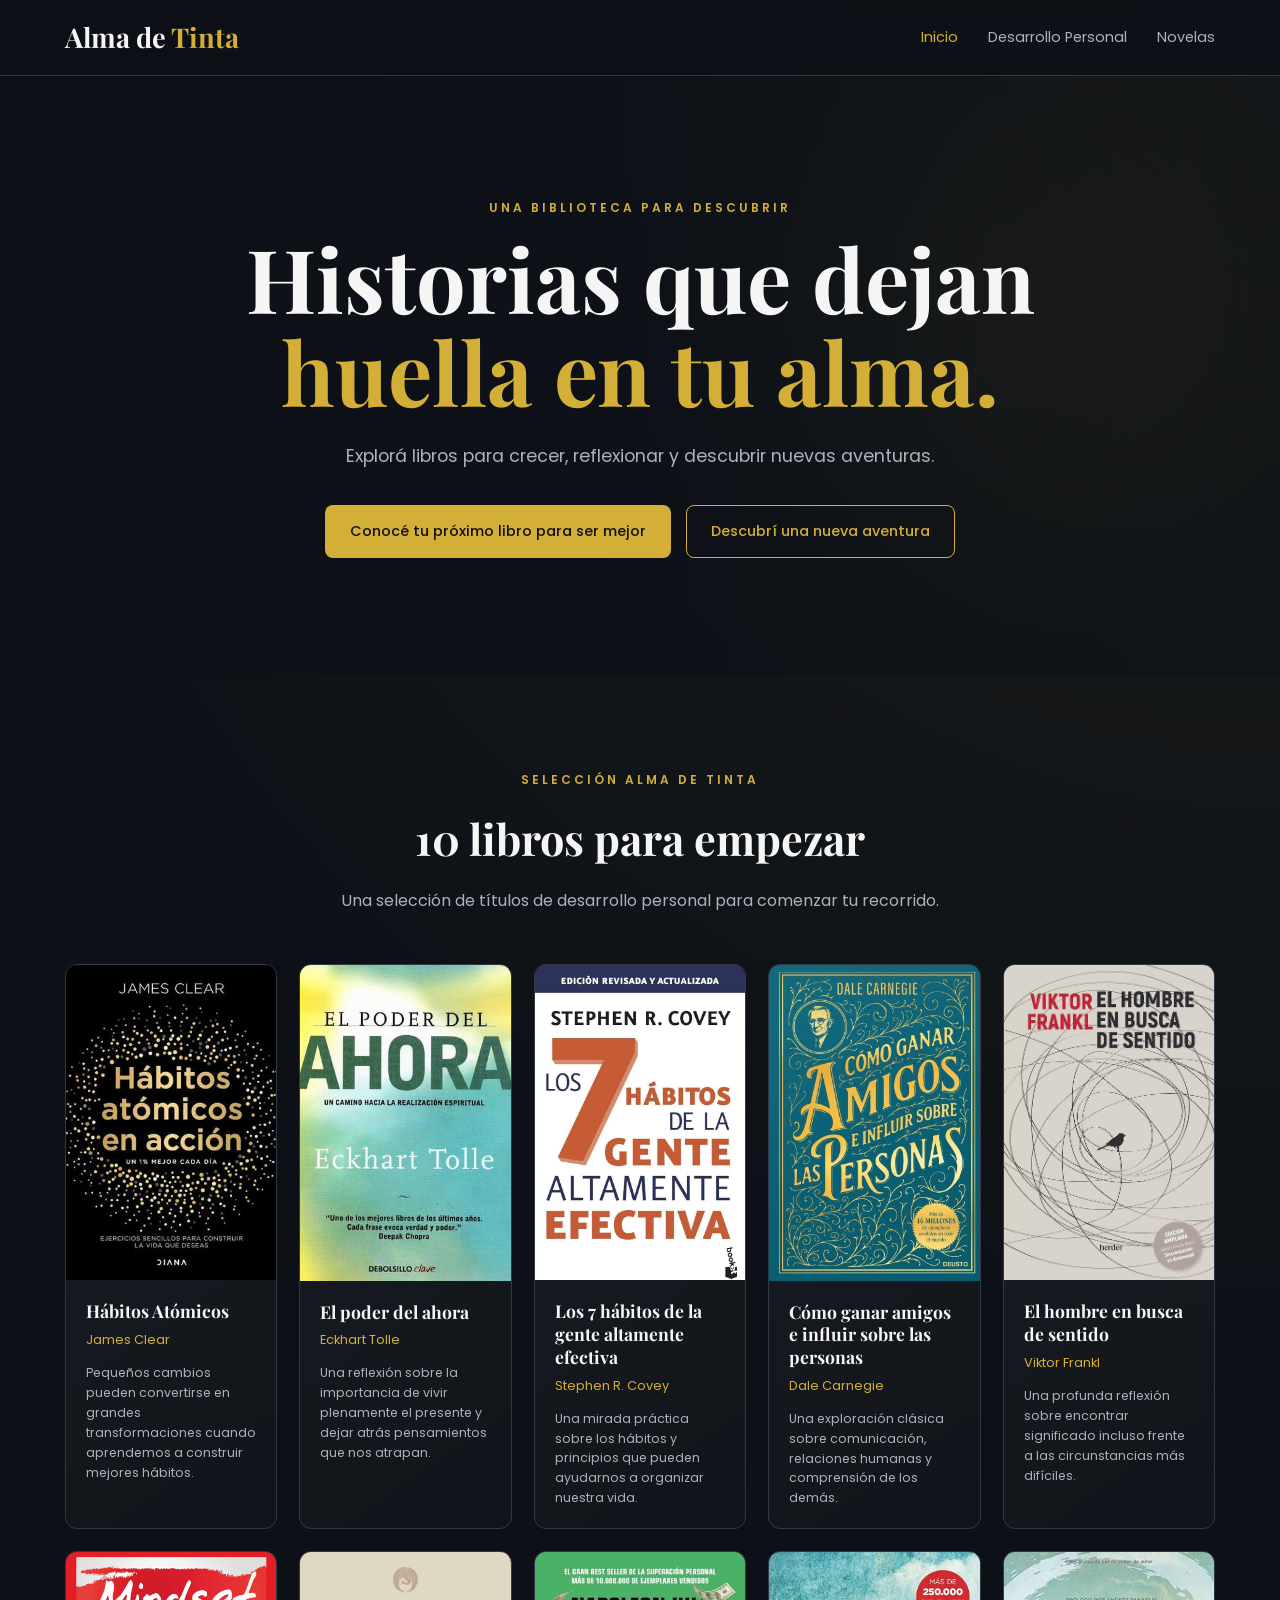
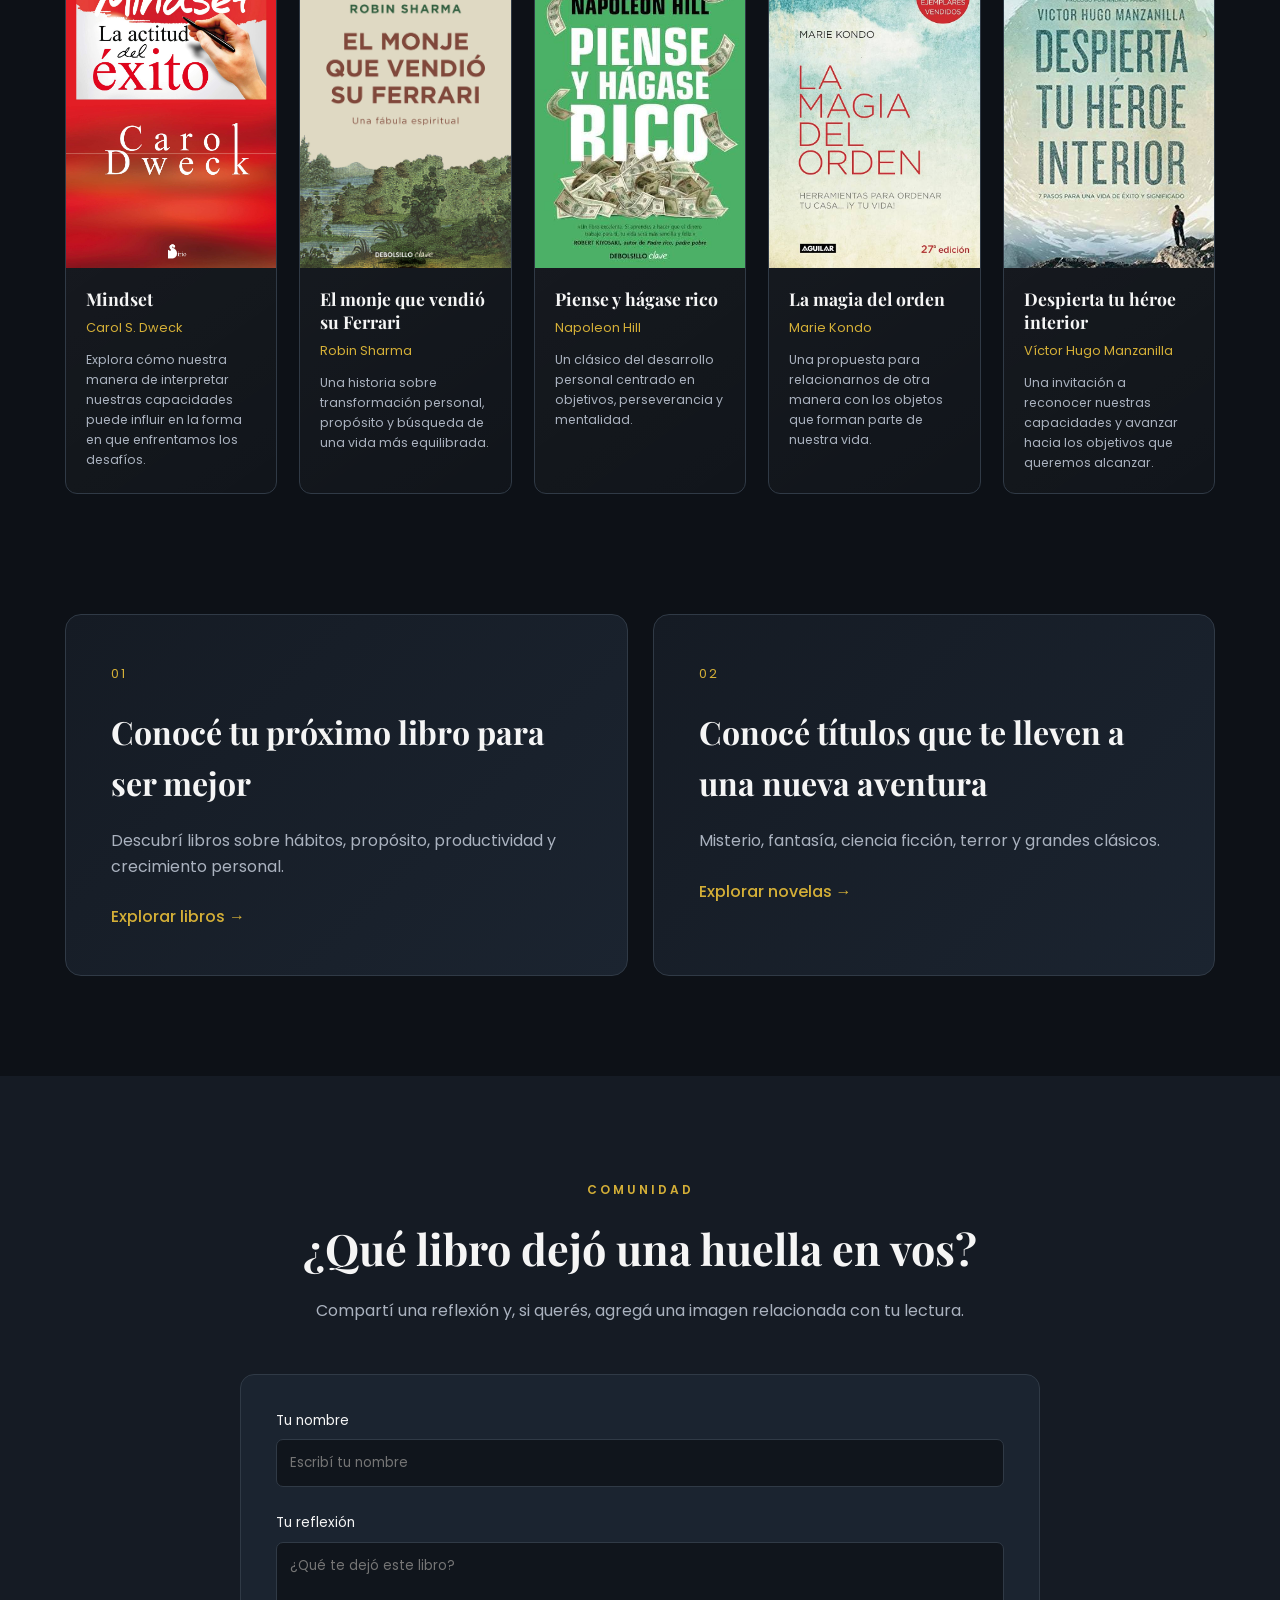
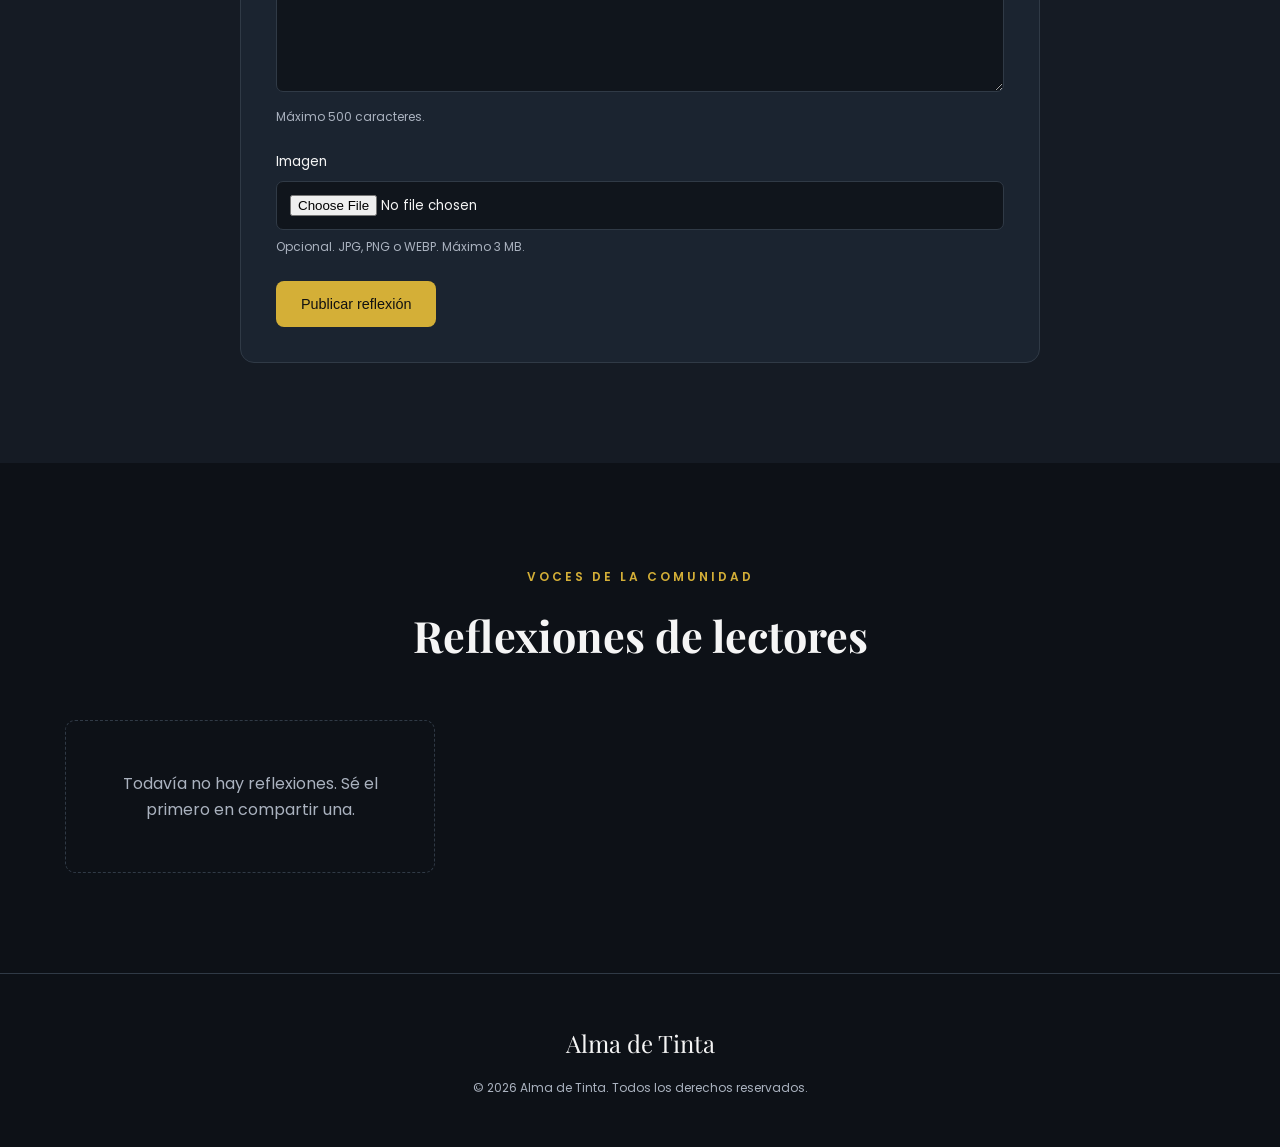
<file: index.html>
<!DOCTYPE html>
<html lang="es">
<head>
    <meta charset="UTF-8">
    <meta name="viewport" content="width=device-width, initial-scale=1.0">
    <title>Alma de Tinta | Inicio</title>

    <!-- Fuentes de Google Fonts necesarias para el CSS -->
    <link rel="preconnect" href="https://fonts.googleapis.com">
    <link rel="preconnect" href="https://fonts.gstatic.com" crossorigin>
    <link href="https://fonts.googleapis.com/css2?family=Playfair+Display:wght@700&family=Poppins:wght@400;500;600&display=swap" rel="stylesheet">

    <link rel="stylesheet" href="css/style.css">
</head>
<body>

    <header class="header">
        <div class="container navbar">
            <a href="index.html" class="logo">Alma de <span>Tinta</span></a>
            <nav>
                <a href="index.html" class="active">Inicio</a>
                <a href="desarrollo.html">Desarrollo Personal</a>
                <a href="novelas.html">Novelas</a>
            </nav>
        </div>
    </header>

    <main>
        <section class="hero">
            <div class="hero-content">
                <span class="eyebrow">UNA BIBLIOTECA PARA DESCUBRIR</span>
                <h1>Historias que dejan <span>huella en tu alma.</span></h1>
                <p>Explorá libros para crecer, reflexionar y descubrir nuevas aventuras.</p>
                <div class="hero-buttons">
                    <a href="desarrollo.html" class="btn btn-primary">Conocé tu próximo libro para ser mejor</a>
                    <a href="novelas.html" class="btn btn-secondary">Descubrí una nueva aventura</a>
                </div>
            </div>
        </section>

        <!-- SECCIÓN DE 10 LIBROS DE SELECCIÓN -->
        <section class="section">
            <div class="container">
                <div class="section-heading">
                    <span class="eyebrow">SELECCIÓN ALMA DE TINTA</span>
                    <h2>10 libros para empezar</h2>
                    <p>Una selección de títulos de desarrollo personal para comenzar tu recorrido.</p>
                </div>
                <div class="book-grid">
                    <article class="book-card">
                        <div class="book-cover">
                            <img src="img/portadas/habitos-atomicos.jpg" alt="Hábitos Atómicos" onerror="this.src='https://placehold.co/400x600/1B2430/D4AF37?text=Portada';">
                        </div>
                        <div class="book-info">
                            <h3>Hábitos Atómicos</h3>
                            <p class="author">James Clear</p>
                            <p class="description">Pequeños cambios pueden convertirse en grandes transformaciones cuando aprendemos a construir mejores hábitos.</p>
                        </div>
                    </article>

                    <article class="book-card">
                        <div class="book-cover">
                            <img src="img/portadas/poder-del-ahora.jpg" alt="El poder del ahora" onerror="this.src='https://placehold.co/400x600/1B2430/D4AF37?text=Portada';">
                        </div>
                        <div class="book-info">
                            <h3>El poder del ahora</h3>
                            <p class="author">Eckhart Tolle</p>
                            <p class="description">Una reflexión sobre la importancia de vivir plenamente el presente y dejar atrás pensamientos que nos atrapan.</p>
                        </div>
                    </article>

                    <article class="book-card">
                        <div class="book-cover">
                            <img src="img/portadas/7-habitos.jpg" alt="Los 7 hábitos de la gente highly efectiva" onerror="this.src='https://placehold.co/400x600/1B2430/D4AF37?text=Portada';">
                        </div>
                        <div class="book-info">
                            <h3>Los 7 hábitos de la gente altamente efectiva</h3>
                            <p class="author">Stephen R. Covey</p>
                            <p class="description">Una mirada práctica sobre los hábitos y principios que pueden ayudarnos a organizar nuestra vida.</p>
                        </div>
                    </article>

                    <article class="book-card">
                        <div class="book-cover">
                            <img src="img/portadas/como-ganar-amigos.jpg" alt="Cómo ganar amigos e influir sobre las personas" onerror="this.src='https://placehold.co/400x600/1B2430/D4AF37?text=Portada';">
                        </div>
                        <div class="book-info">
                            <h3>Cómo ganar amigos e influir sobre las personas</h3>
                            <p class="author">Dale Carnegie</p>
                            <p class="description">Una exploración clásica sobre comunicación, relaciones humanas y comprensión de los demás.</p>
                        </div>
                    </article>

                    <article class="book-card">
                        <div class="book-cover">
                            <img src="img/portadas/hombre-busca-sentido.jpg" alt="El hombre en busca de sentido" onerror="this.src='https://placehold.co/400x600/1B2430/D4AF37?text=Portada';">
                        </div>
                        <div class="book-info">
                            <h3>El hombre en busca de sentido</h3>
                            <p class="author">Viktor Frankl</p>
                            <p class="description">Una profunda reflexión sobre encontrar significado incluso frente a las circunstancias más difíciles.</p>
                        </div>
                    </article>

                    <article class="book-card">
                        <div class="book-cover">
                            <img src="img/portadas/mindset.jpg" alt="Mindset" onerror="this.src='https://placehold.co/400x600/1B2430/D4AF37?text=Portada';">
                        </div>
                        <div class="book-info">
                            <h3>Mindset</h3>
                            <p class="author">Carol S. Dweck</p>
                            <p class="description">Explora cómo nuestra manera de interpretar nuestras capacidades puede influir en la forma en que enfrentamos los desafíos.</p>
                        </div>
                    </article>

                    <article class="book-card">
                        <div class="book-cover">
                            <img src="img/portadas/monje-ferrari.jpg" alt="El monje que vendió su Ferrari" onerror="this.src='https://placehold.co/400x600/1B2430/D4AF37?text=Portada';">
                        </div>
                        <div class="book-info">
                            <h3>El monje que vendió su Ferrari</h3>
                            <p class="author">Robin Sharma</p>
                            <p class="description">Una historia sobre transformación personal, propósito y búsqueda de una vida más equilibrada.</p>
                        </div>
                    </article>

                    <article class="book-card">
                        <div class="book-cover">
                            <img src="img/portadas/piense-hagase-rico.jpg" alt="Piense y hágase rico" onerror="this.src='https://placehold.co/400x600/1B2430/D4AF37?text=Portada';">
                        </div>
                        <div class="book-info">
                            <h3>Piense y hágase rico</h3>
                            <p class="author">Napoleon Hill</p>
                            <p class="description">Un clásico del desarrollo personal centrado en objetivos, perseverancia y mentalidad.</p>
                        </div>
                    </article>

                    <article class="book-card">
                        <div class="book-cover">
                            <img src="img/portadas/magia-del-orden.jpg" alt="La magia del orden" onerror="this.src='https://placehold.co/400x600/1B2430/D4AF37?text=Portada';">
                        </div>
                        <div class="book-info">
                            <h3>La magia del orden</h3>
                            <p class="author">Marie Kondo</p>
                            <p class="description">Una propuesta para relacionarnos de otra manera con los objetos que forman parte de nuestra vida.</p>
                        </div>
                    </article>

                    <article class="book-card">
                        <div class="book-cover">
                            <img src="img/portadas/heroe-interior.jpg" alt="Despierta tu héroe interior" onerror="this.src='https://placehold.co/400x600/1B2430/D4AF37?text=Portada';">
                        </div>
                        <div class="book-info">
                            <h3>Despierta tu héroe interior</h3>
                            <p class="author">Víctor Hugo Manzanilla</p>
                            <p class="description">Una invitación a reconocer nuestras capacidades y avanzar hacia los objetivos que queremos alcanzar.</p>
                        </div>
                    </article>
                </div>
            </div>
        </section>

        <section class="discover-section">
            <div class="container">
                <div class="discover-grid">
                    <a href="desarrollo.html" class="discover-card">
                        <span class="discover-number">01</span>
                        <h2>Conocé tu próximo libro para ser mejor</h2>
                        <p>Descubrí libros sobre hábitos, propósito, productividad y crecimiento personal.</p>
                        <span class="discover-link">Explorar libros &rarr;</span>
                    </a>
                    <a href="novelas.html" class="discover-card">
                        <span class="discover-number">02</span>
                        <h2>Conocé títulos que te lleven a una nueva aventura</h2>
                        <p>Misterio, fantasía, ciencia ficción, terror y grandes clásicos.</p>
                        <span class="discover-link">Explorar novelas &rarr;</span>
                    </a>
                </div>
            </div>
        </section>

        <!-- FORMULARIO DE COMENTARIOS -->
        <section class="comments-section">
            <div class="container narrow">
                <div class="section-heading">
                    <span class="eyebrow">COMUNIDAD</span>
                    <h2>¿Qué libro dejó una huella en vos?</h2>
                    <p>Compartí una reflexión y, si querés, agregá una imagen relacionada con tu lectura.</p>
                </div>
                <form class="comment-form" id="commentForm">
                    <div class="form-group">
                        <label for="nombre">Tu nombre</label>
                        <input type="text" id="nombre" name="nombre" maxlength="50" required placeholder="Escribí tu nombre">
                    </div>
                    <div class="form-group">
                        <label for="comentario">Tu reflexión</label>
                        <textarea id="comentario" name="comentario" maxlength="500" required placeholder="¿Qué te dejó este libro?"></textarea>
                        <small>Máximo 500 caracteres.</small>
                    </div>
                    <div class="form-group">
                        <label for="imagen">Imagen</label>
                        <input type="file" id="imagen" name="imagen" accept="image/jpeg,image/png,image/webp">
                        <small>Opcional. JPG, PNG o WEBP. Máximo 3 MB.</small>
                    </div>
                    <button type="submit" class="btn btn-primary">Publicar reflexión</button>
                </form>
            </div>
        </section>

        <!-- CONTENEDOR DE REFLEXIONES PUBLICADAS -->
        <section class="published-comments">
            <div class="container">
                <div class="section-heading">
                    <span class="eyebrow">VOCES DE LA COMUNIDAD</span>
                    <h2>Reflexiones de lectores</h2>
                </div>
                <div class="comments-grid" id="commentsGrid">
                    <div class="empty-comments" id="emptyComments">
                        Todavía no hay reflexiones. Sé el primero en compartir una.
                    </div>
                </div>
            </div>
        </section>
    </main>

    <footer class="footer">
        <div class="container">
            <p class="footer-logo">Alma de Tinta</p>
            <p class="copyright">&copy; 2026 Alma de Tinta. Todos los derechos reservados.</p>
        </div>
    </footer>

    <!-- VINCULACIÓN CON EL SCRIPT -->
    <script src="js/comentarios.js"></script>
</body>
</html>
</file>
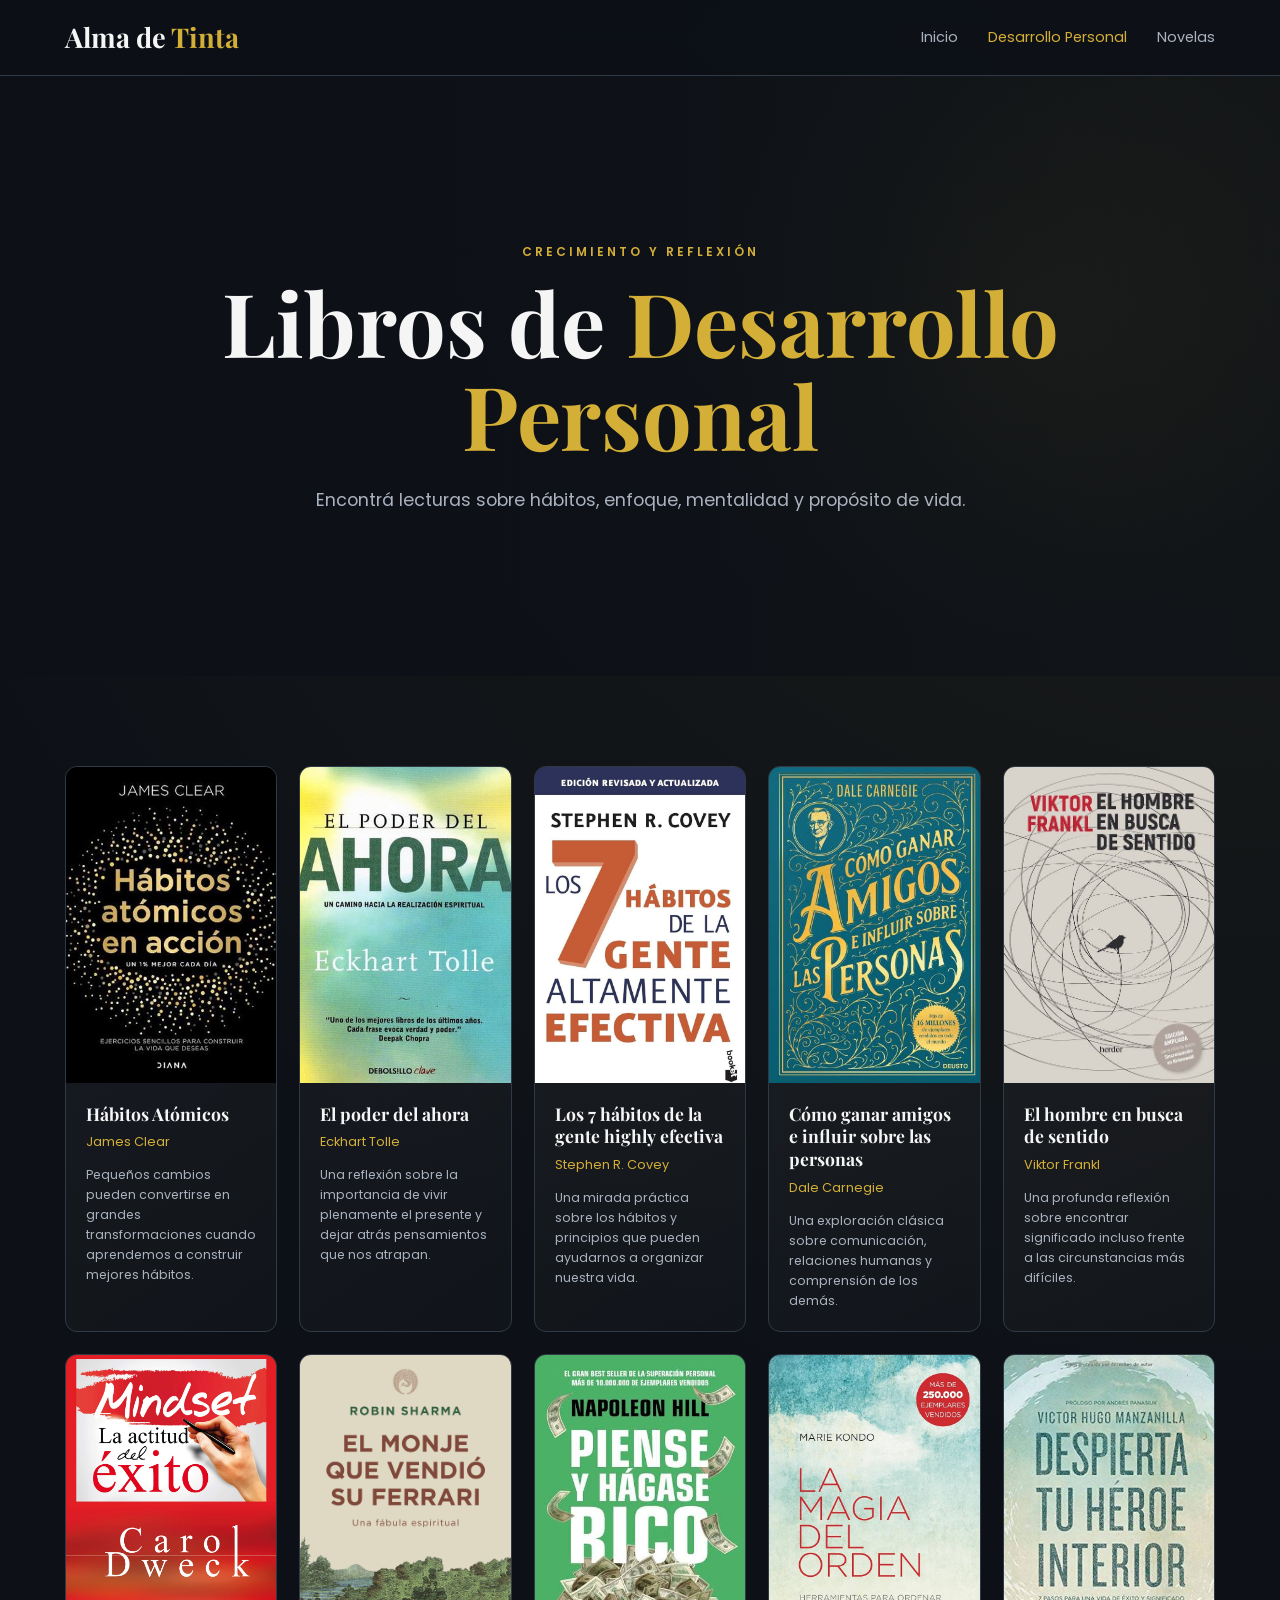
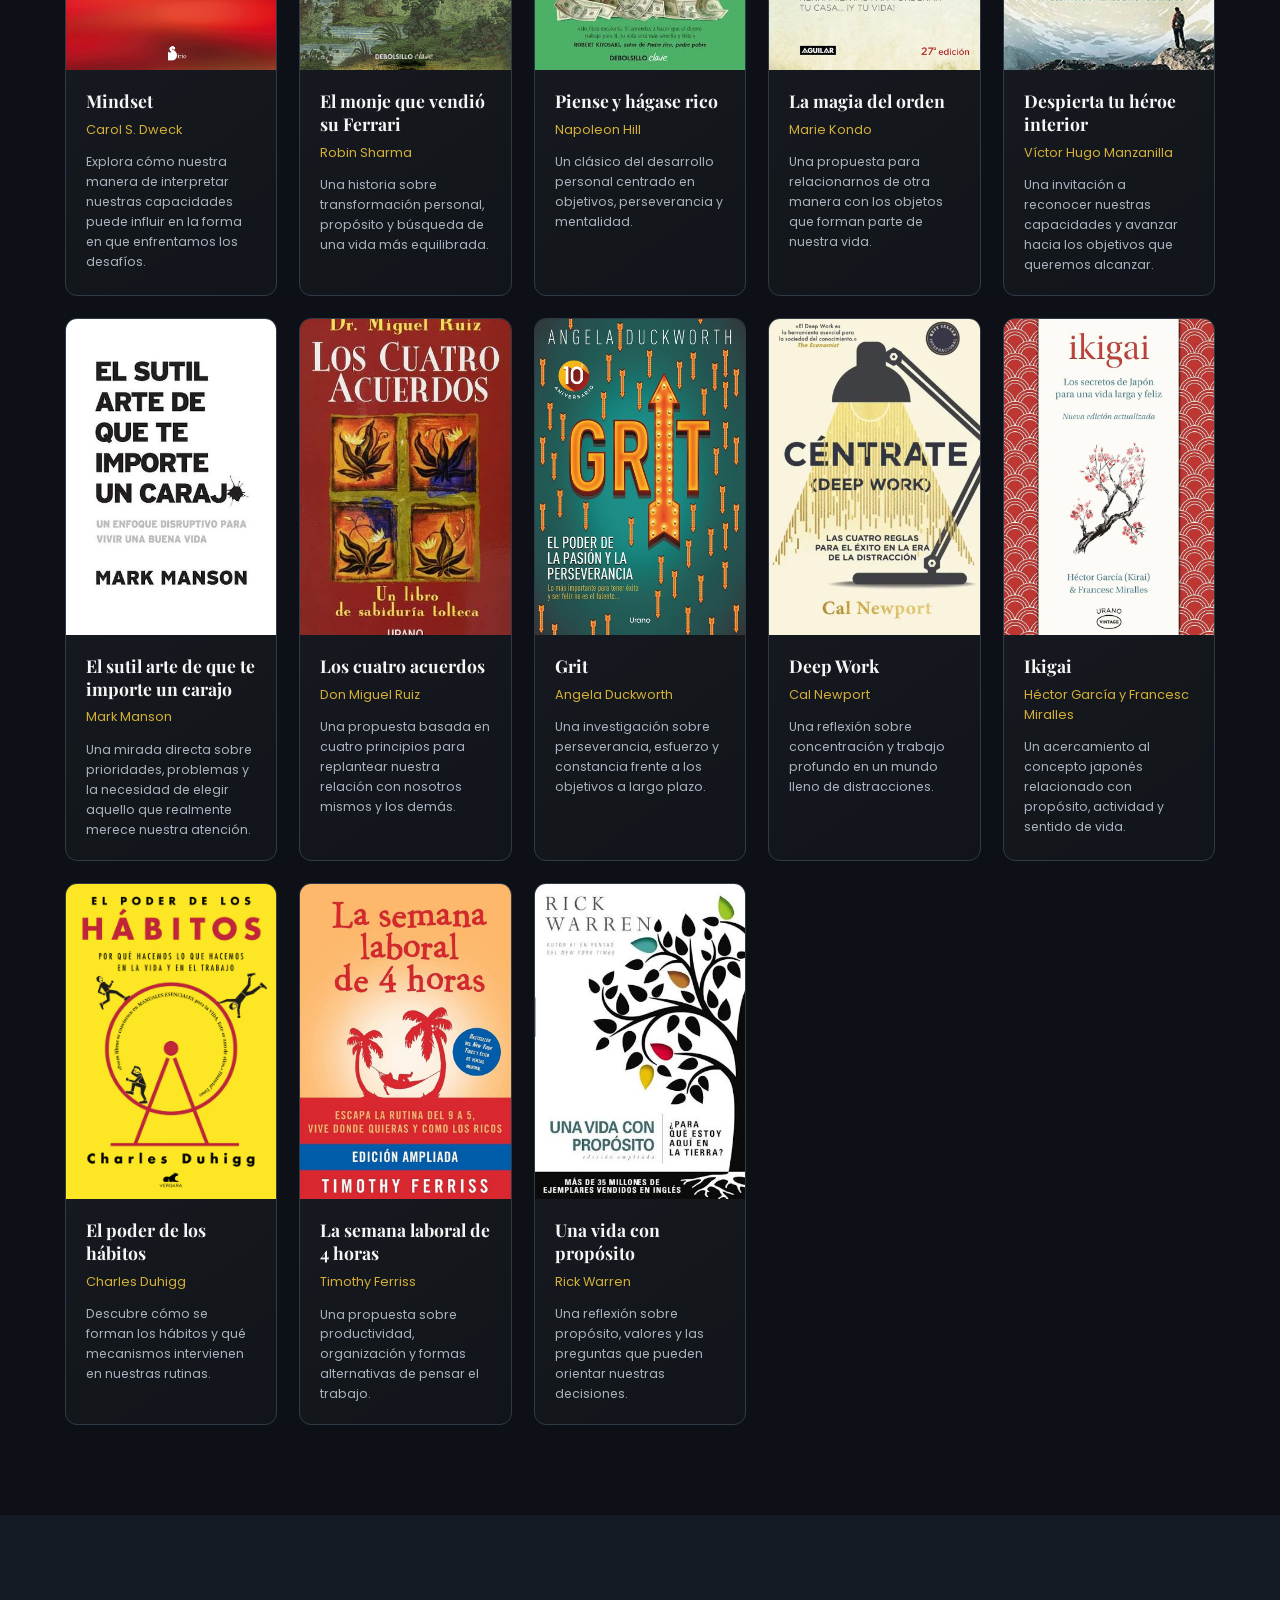
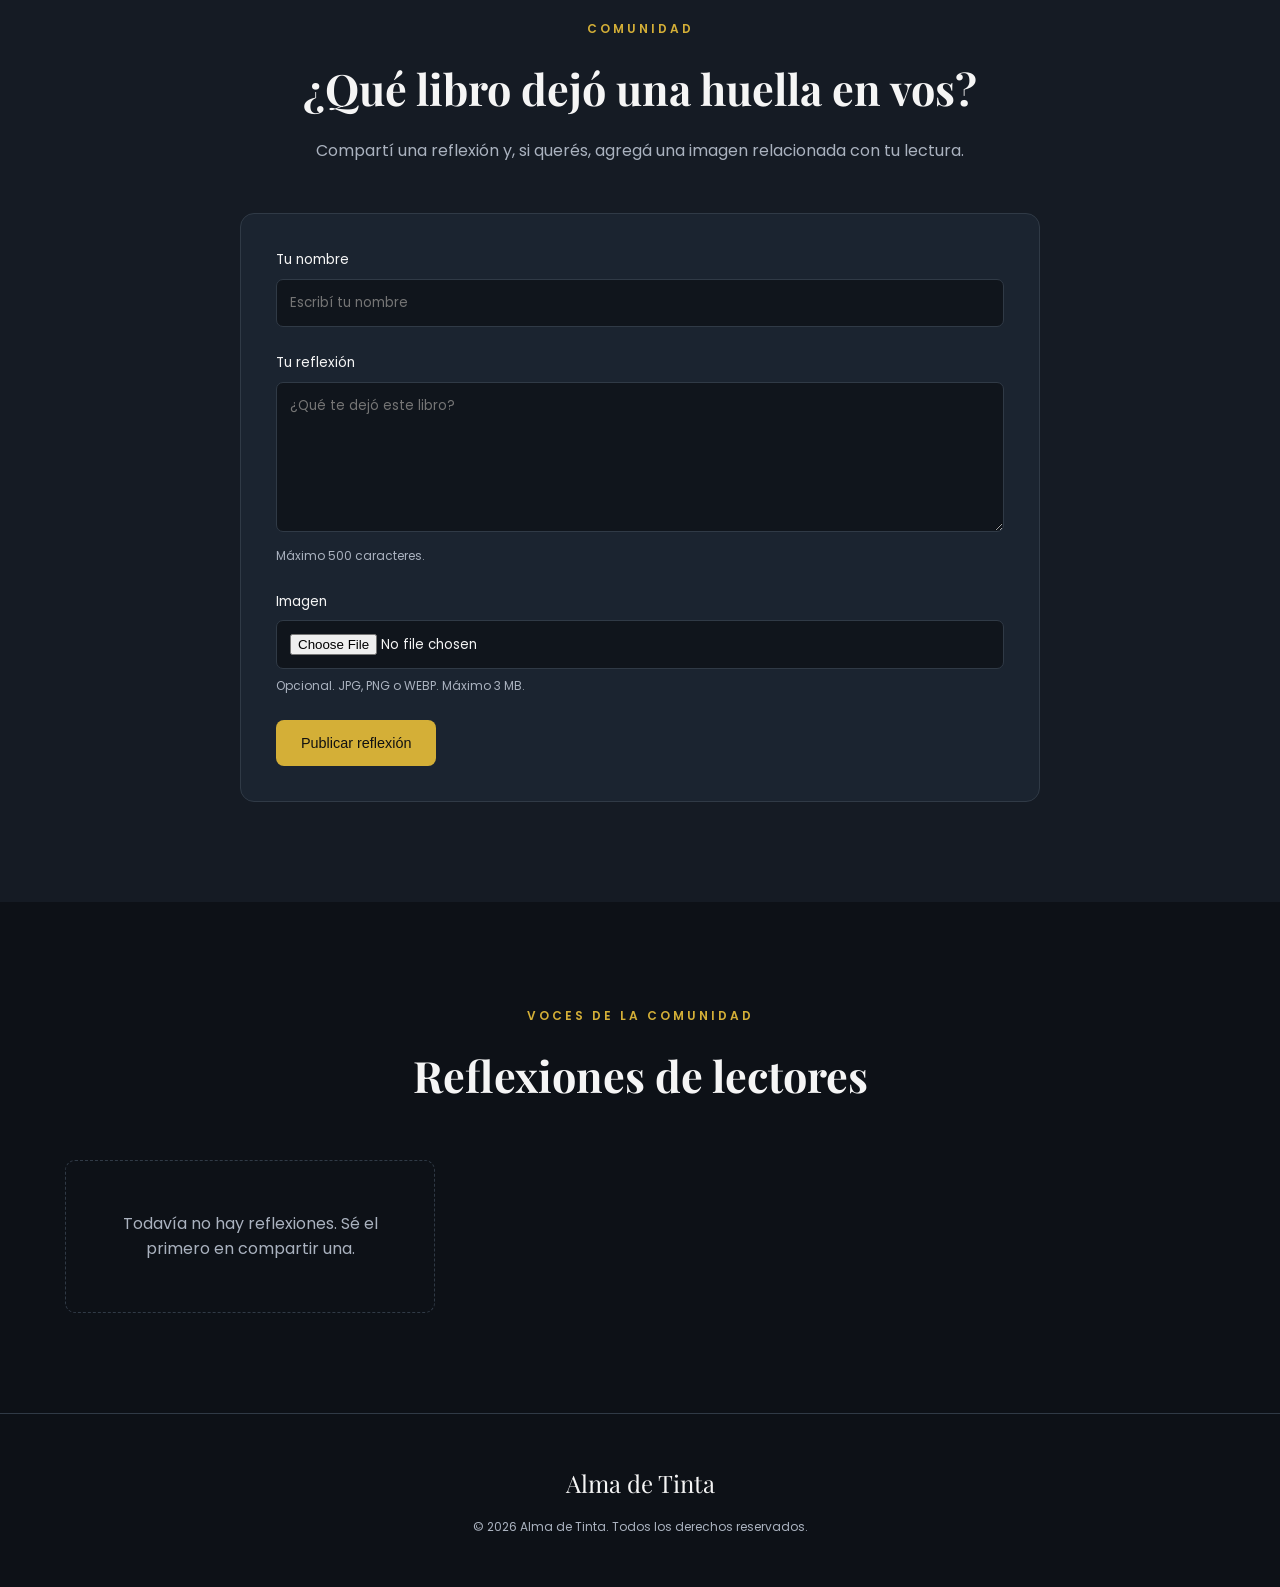
<file: desarrollo.html>
<!DOCTYPE html>
<html lang="es">
<head>
    <meta charset="UTF-8">
    <meta name="viewport" content="width=device-width, initial-scale=1.0">
    <title>Alma de Tinta | Desarrollo Personal</title>

    <!-- Fuentes de Google Fonts -->
    <link rel="preconnect" href="https://fonts.googleapis.com">
    <link rel="preconnect" href="https://fonts.gstatic.com" crossorigin>
    <link href="https://fonts.googleapis.com/css2?family=Playfair+Display:wght@700&family=Poppins:wght@400;500;600&display=swap" rel="stylesheet">

    <link rel="stylesheet" href="css/style.css">
</head>
<body>

    <header class="header">
        <div class="container navbar">
            <a href="index.html" class="logo">Alma de <span>Tinta</span></a>
            <nav>
                <a href="index.html">Inicio</a>
                <a href="desarrollo.html" class="active">Desarrollo Personal</a>
                <a href="novelas.html">Novelas</a>
            </nav>
        </div>
    </header>

    <main>
        <section class="hero">
            <div class="hero-content">
                <span class="eyebrow">CRECIMIENTO Y REFLEXIÓN</span>
                <h1>Libros de <span>Desarrollo Personal</span></h1>
                <p>Encontrá lecturas sobre hábitos, enfoque, mentalidad y propósito de vida.</p>
            </div>
        </section>

        <!-- SECCIÓN DE LIBROS DE DESARROLLO PERSONAL -->
        <section class="section">
            <div class="container">
                <div class="book-grid">

                    <article class="book-card">
                        <div class="book-cover">
                            <img src="img/portadas/habitos-atomicos.jpg" alt="Hábitos Atómicos" onerror="this.src='https://placehold.co/400x600/1B2430/D4AF37?text=Portada';">
                        </div>
                        <div class="book-info">
                            <h3>Hábitos Atómicos</h3>
                            <p class="author">James Clear</p>
                            <p class="description">Pequeños cambios pueden convertirse en grandes transformaciones cuando aprendemos a construir mejores hábitos.</p>
                        </div>
                    </article>

                    <article class="book-card">
                        <div class="book-cover">
                            <img src="img/portadas/poder-del-ahora.jpg" alt="El poder del ahora" onerror="this.src='https://placehold.co/400x600/1B2430/D4AF37?text=Portada';">
                        </div>
                        <div class="book-info">
                            <h3>El poder del ahora</h3>
                            <p class="author">Eckhart Tolle</p>
                            <p class="description">Una reflexión sobre la importancia de vivir plenamente el presente y dejar atrás pensamientos que nos atrapan.</p>
                        </div>
                    </article>

                    <article class="book-card">
                        <div class="book-cover">
                            <img src="img/portadas/7-habitos.jpg" alt="Los 7 hábitos de la gente altamente efectiva" onerror="this.src='https://placehold.co/400x600/1B2430/D4AF37?text=Portada';">
                        </div>
                        <div class="book-info">
                            <h3>Los 7 hábitos de la gente highly efectiva</h3>
                            <p class="author">Stephen R. Covey</p>
                            <p class="description">Una mirada práctica sobre los hábitos y principios que pueden ayudarnos a organizar nuestra vida.</p>
                        </div>
                    </article>

                    <article class="book-card">
                        <div class="book-cover">
                            <img src="img/portadas/como-ganar-amigos.jpg" alt="Cómo ganar amigos e influir sobre las personas" onerror="this.src='https://placehold.co/400x600/1B2430/D4AF37?text=Portada';">
                        </div>
                        <div class="book-info">
                            <h3>Cómo ganar amigos e influir sobre las personas</h3>
                            <p class="author">Dale Carnegie</p>
                            <p class="description">Una exploración clásica sobre comunicación, relaciones humanas y comprensión de los demás.</p>
                        </div>
                    </article>

                    <article class="book-card">
                        <div class="book-cover">
                            <img src="img/portadas/hombre-busca-sentido.jpg" alt="El hombre en busca de sentido" onerror="this.src='https://placehold.co/400x600/1B2430/D4AF37?text=Portada';">
                        </div>
                        <div class="book-info">
                            <h3>El hombre en busca de sentido</h3>
                            <p class="author">Viktor Frankl</p>
                            <p class="description">Una profunda reflexión sobre encontrar significado incluso frente a las circunstancias más difíciles.</p>
                        </div>
                    </article>

                    <article class="book-card">
                        <div class="book-cover">
                            <img src="img/portadas/mindset.jpg" alt="Mindset" onerror="this.src='https://placehold.co/400x600/1B2430/D4AF37?text=Portada';">
                        </div>
                        <div class="book-info">
                            <h3>Mindset</h3>
                            <p class="author">Carol S. Dweck</p>
                            <p class="description">Explora cómo nuestra manera de interpretar nuestras capacidades puede influir en la forma en que enfrentamos los desafíos.</p>
                        </div>
                    </article>

                    <article class="book-card">
                        <div class="book-cover">
                            <img src="img/portadas/monje-ferrari.jpg" alt="El monje que vendió su Ferrari" onerror="this.src='https://placehold.co/400x600/1B2430/D4AF37?text=Portada';">
                        </div>
                        <div class="book-info">
                            <h3>El monje que vendió su Ferrari</h3>
                            <p class="author">Robin Sharma</p>
                            <p class="description">Una historia sobre transformación personal, propósito y búsqueda de una vida más equilibrada.</p>
                        </div>
                    </article>

                    <article class="book-card">
                        <div class="book-cover">
                            <img src="img/portadas/piense-hagase-rico.jpg" alt="Piense y hágase rico" onerror="this.src='https://placehold.co/400x600/1B2430/D4AF37?text=Portada';">
                        </div>
                        <div class="book-info">
                            <h3>Piense y hágase rico</h3>
                            <p class="author">Napoleon Hill</p>
                            <p class="description">Un clásico del desarrollo personal centrado en objetivos, perseverancia y mentalidad.</p>
                        </div>
                    </article>

                    <article class="book-card">
                        <div class="book-cover">
                            <img src="img/portadas/magia-del-orden.jpg" alt="La magia del orden" onerror="this.src='https://placehold.co/400x600/1B2430/D4AF37?text=Portada';">
                        </div>
                        <div class="book-info">
                            <h3>La magia del orden</h3>
                            <p class="author">Marie Kondo</p>
                            <p class="description">Una propuesta para relacionarnos de otra manera con los objetos que forman parte de nuestra vida.</p>
                        </div>
                    </article>

                    <article class="book-card">
                        <div class="book-cover">
                            <img src="img/portadas/heroe-interior.jpg" alt="Despierta tu héroe interior" onerror="this.src='https://placehold.co/400x600/1B2430/D4AF37?text=Portada';">
                        </div>
                        <div class="book-info">
                            <h3>Despierta tu héroe interior</h3>
                            <p class="author">Víctor Hugo Manzanilla</p>
                            <p class="description">Una invitación a reconocer nuestras capacidades y avanzar hacia los objetivos que queremos alcanzar.</p>
                        </div>
                    </article>

                    <article class="book-card">
                        <div class="book-cover">
                            <img src="img/portadas/sutil-arte.jpg" alt="El sutil arte de que te importe un carajo" onerror="this.src='https://placehold.co/400x600/1B2430/D4AF37?text=Portada';">
                        </div>
                        <div class="book-info">
                            <h3>El sutil arte de que te importe un carajo</h3>
                            <p class="author">Mark Manson</p>
                            <p class="description">Una mirada directa sobre prioridades, problemas y la necesidad de elegir aquello que realmente merece nuestra atención.</p>
                        </div>
                    </article>

                    <article class="book-card">
                        <div class="book-cover">
                            <img src="img/portadas/cuatro-acuerdos.jpg" alt="Los cuatro acuerdos" onerror="this.src='https://placehold.co/400x600/1B2430/D4AF37?text=Portada';">
                        </div>
                        <div class="book-info">
                            <h3>Los cuatro acuerdos</h3>
                            <p class="author">Don Miguel Ruiz</p>
                            <p class="description">Una propuesta basada en cuatro principios para replantear nuestra relación con nosotros mismos y los demás.</p>
                        </div>
                    </article>

                    <article class="book-card">
                        <div class="book-cover">
                            <img src="img/portadas/grit.jpg" alt="Grit" onerror="this.src='https://placehold.co/400x600/1B2430/D4AF37?text=Portada';">
                        </div>
                        <div class="book-info">
                            <h3>Grit</h3>
                            <p class="author">Angela Duckworth</p>
                            <p class="description">Una investigación sobre perseverancia, esfuerzo y constancia frente a los objetivos a largo plazo.</p>
                        </div>
                    </article>

                    <article class="book-card">
                        <div class="book-cover">
                            <img src="img/portadas/deep-work.jpg" alt="Deep Work" onerror="this.src='https://placehold.co/400x600/1B2430/D4AF37?text=Portada';">
                        </div>
                        <div class="book-info">
                            <h3>Deep Work</h3>
                            <p class="author">Cal Newport</p>
                            <p class="description">Una reflexión sobre concentración y trabajo profundo en un mundo lleno de distracciones.</p>
                        </div>
                    </article>

                    <article class="book-card">
                        <div class="book-cover">
                            <img src="img/portadas/ikigai.jpg" alt="Ikigai" onerror="this.src='https://placehold.co/400x600/1B2430/D4AF37?text=Portada';">
                        </div>
                        <div class="book-info">
                            <h3>Ikigai</h3>
                            <p class="author">Héctor García y Francesc Miralles</p>
                            <p class="description">Un acercamiento al concepto japonés relacionado con propósito, actividad y sentido de vida.</p>
                        </div>
                    </article>

                    <article class="book-card">
                        <div class="book-cover">
                            <img src="img/portadas/poder-habitos.jpg" alt="El poder de los hábitos" onerror="this.src='https://placehold.co/400x600/1B2430/D4AF37?text=Portada';">
                        </div>
                        <div class="book-info">
                            <h3>El poder de los hábitos</h3>
                            <p class="author">Charles Duhigg</p>
                            <p class="description">Descubre cómo se forman los hábitos y qué mecanismos intervienen en nuestras rutinas.</p>
                        </div>
                    </article>

                    <article class="book-card">
                        <div class="book-cover">
                            <img src="img/portadas/semana-4-horas.jpg" alt="La semana laboral de 4 horas" onerror="this.src='https://placehold.co/400x600/1B2430/D4AF37?text=Portada';">
                        </div>
                        <div class="book-info">
                            <h3>La semana laboral de 4 horas</h3>
                            <p class="author">Timothy Ferriss</p>
                            <p class="description">Una propuesta sobre productividad, organización y formas alternativas de pensar el trabajo.</p>
                        </div>
                    </article>

                    <article class="book-card">
                        <div class="book-cover">
                            <img src="img/portadas/vida-proposito.jpg" alt="Una vida con propósito" onerror="this.src='https://placehold.co/400x600/1B2430/D4AF37?text=Portada';">
                        </div>
                        <div class="book-info">
                            <h3>Una vida con propósito</h3>
                            <p class="author">Rick Warren</p>
                            <p class="description">Una reflexión sobre propósito, valores y las preguntas que pueden orientar nuestras decisiones.</p>
                        </div>
                    </article>

                </div>
            </div>
        </section>

        <!-- FORMULARIO DE COMENTARIOS -->
        <section class="comments-section">
            <div class="container narrow">
                <div class="section-heading">
                    <span class="eyebrow">COMUNIDAD</span>
                    <h2>¿Qué libro dejó una huella en vos?</h2>
                    <p>Compartí una reflexión y, si querés, agregá una imagen relacionada con tu lectura.</p>
                </div>
                <form class="comment-form" id="commentForm">
                    <div class="form-group">
                        <label for="nombre">Tu nombre</label>
                        <input type="text" id="nombre" name="nombre" maxlength="50" required placeholder="Escribí tu nombre">
                    </div>
                    <div class="form-group">
                        <label for="comentario">Tu reflexión</label>
                        <textarea id="comentario" name="comentario" maxlength="500" required placeholder="¿Qué te dejó este libro?"></textarea>
                        <small>Máximo 500 caracteres.</small>
                    </div>
                    <div class="form-group">
                        <label for="imagen">Imagen</label>
                        <input type="file" id="imagen" name="imagen" accept="image/jpeg,image/png,image/webp">
                        <small>Opcional. JPG, PNG o WEBP. Máximo 3 MB.</small>
                    </div>
                    <button type="submit" class="btn btn-primary">Publicar reflexión</button>
                </form>
            </div>
        </section>

        <!-- CONTENEDOR DE REFLEXIONES PUBLICADAS -->
        <section class="published-comments">
            <div class="container">
                <div class="section-heading">
                    <span class="eyebrow">VOCES DE LA COMUNIDAD</span>
                    <h2>Reflexiones de lectores</h2>
                </div>
                <div class="comments-grid" id="commentsGrid">
                    <div class="empty-comments" id="emptyComments">
                        Todavía no hay reflexiones. Sé el primero en compartir una.
                    </div>
                </div>
            </div>
        </section>
    </main>

    <footer class="footer">
        <div class="container">
            <p class="footer-logo">Alma de Tinta</p>
            <p class="copyright">&copy; 2026 Alma de Tinta. Todos los derechos reservados.</p>
        </div>
    </footer>

    <!-- VINCULACIÓN CON EL SCRIPT DE COMENTARIOS -->
    <script src="js/comentarios.js"></script>
</body>
</html>
</file>
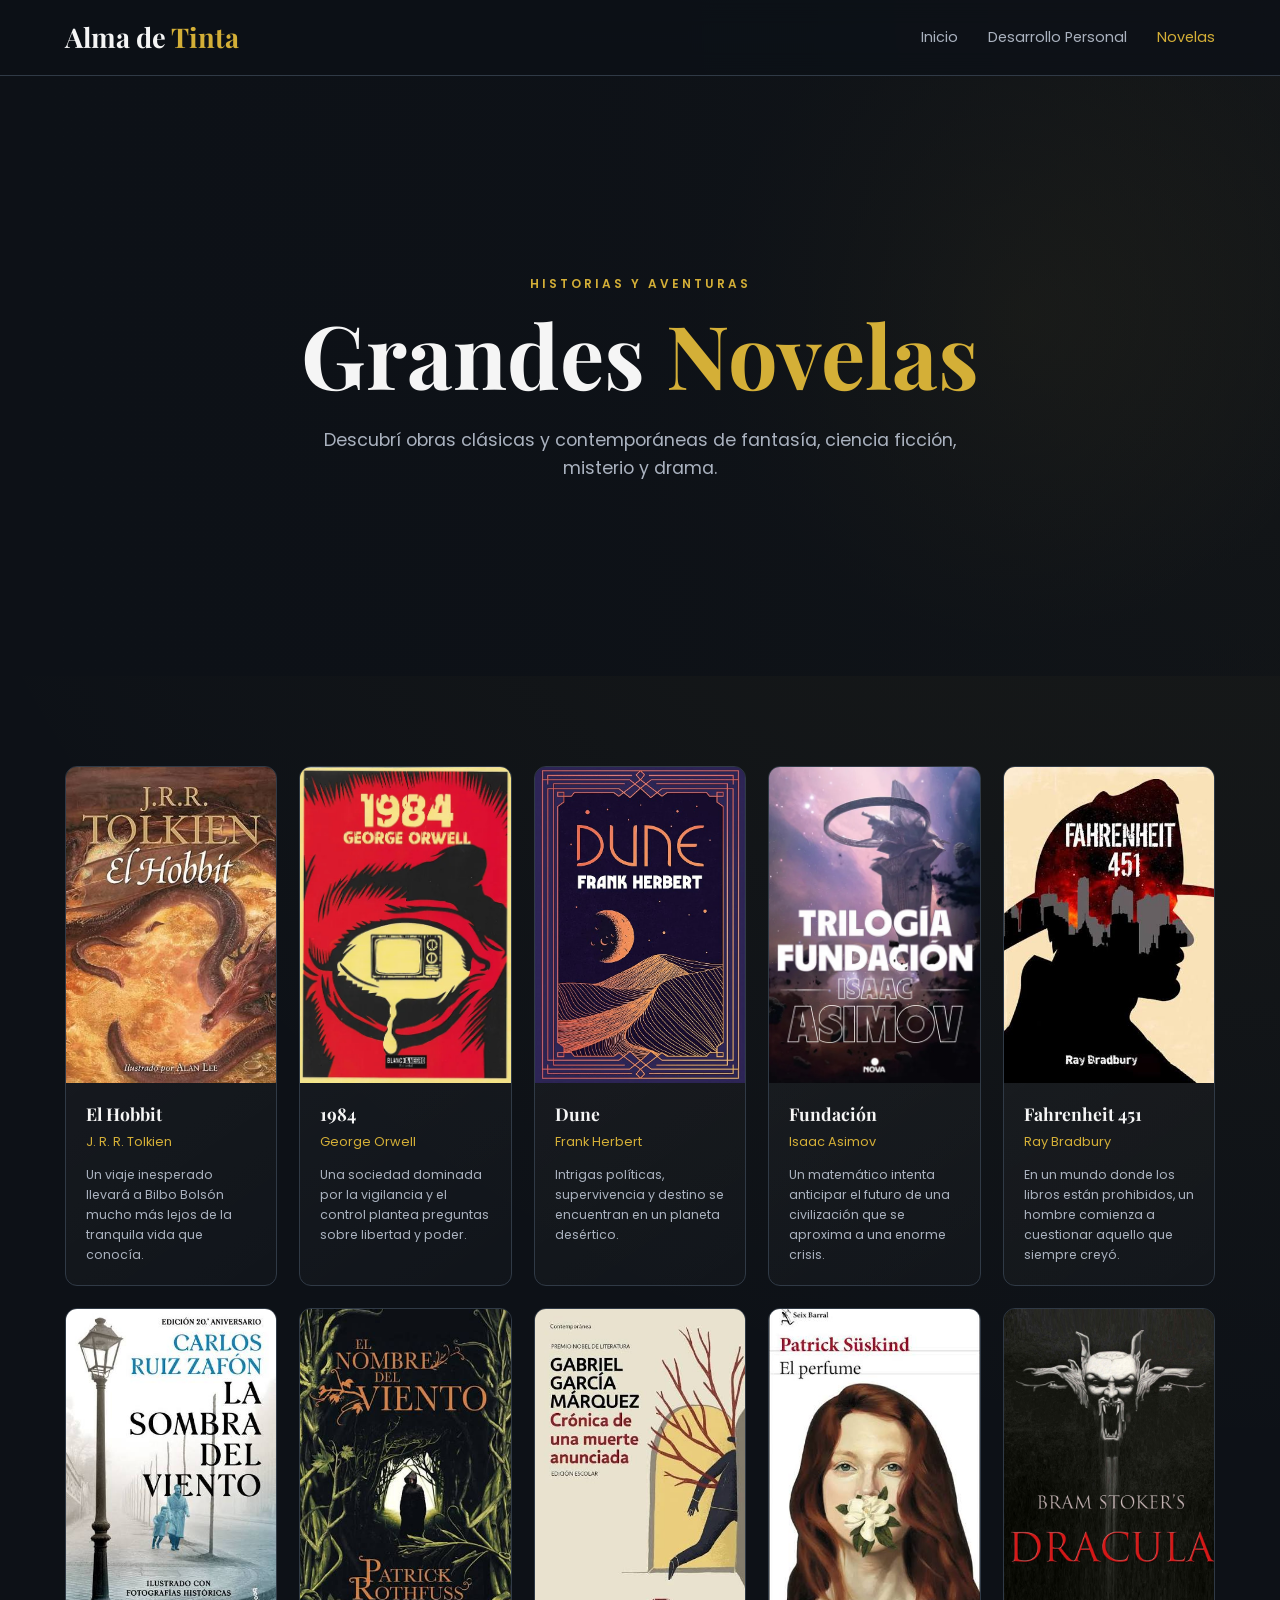
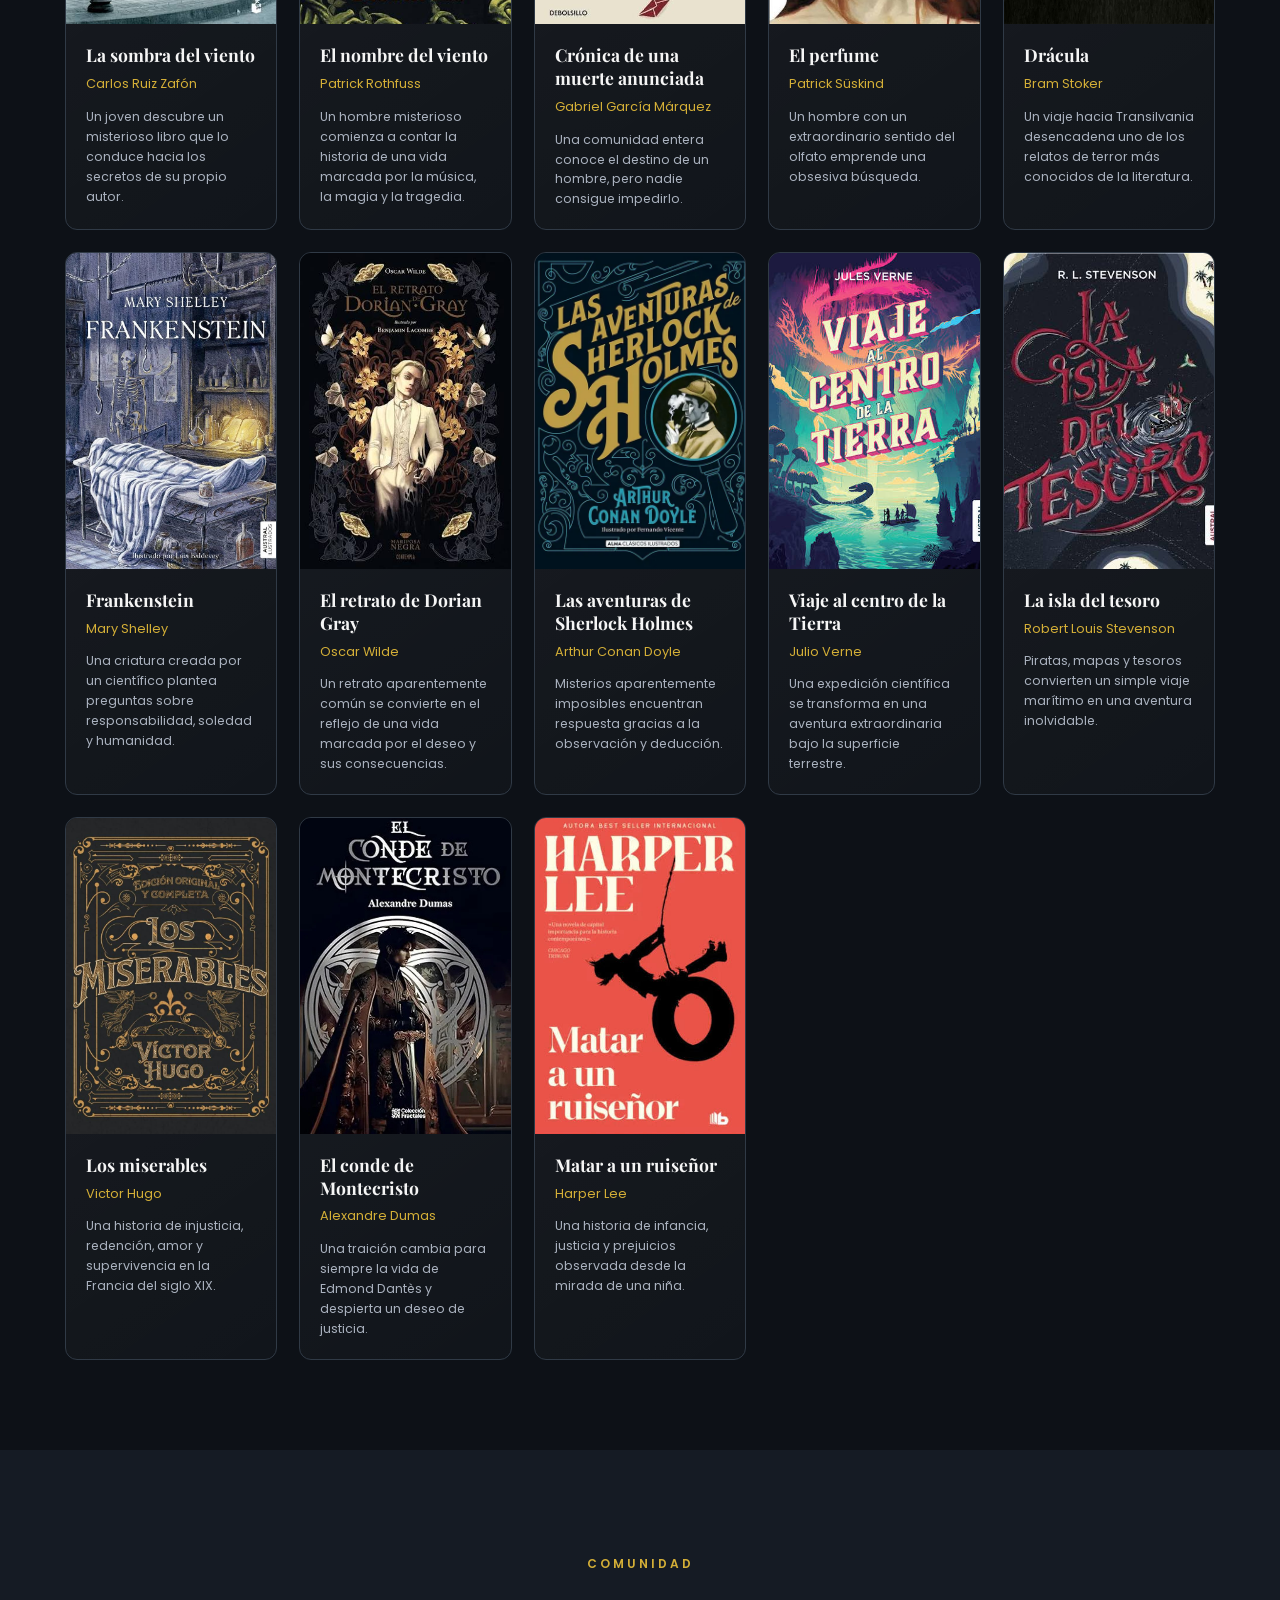
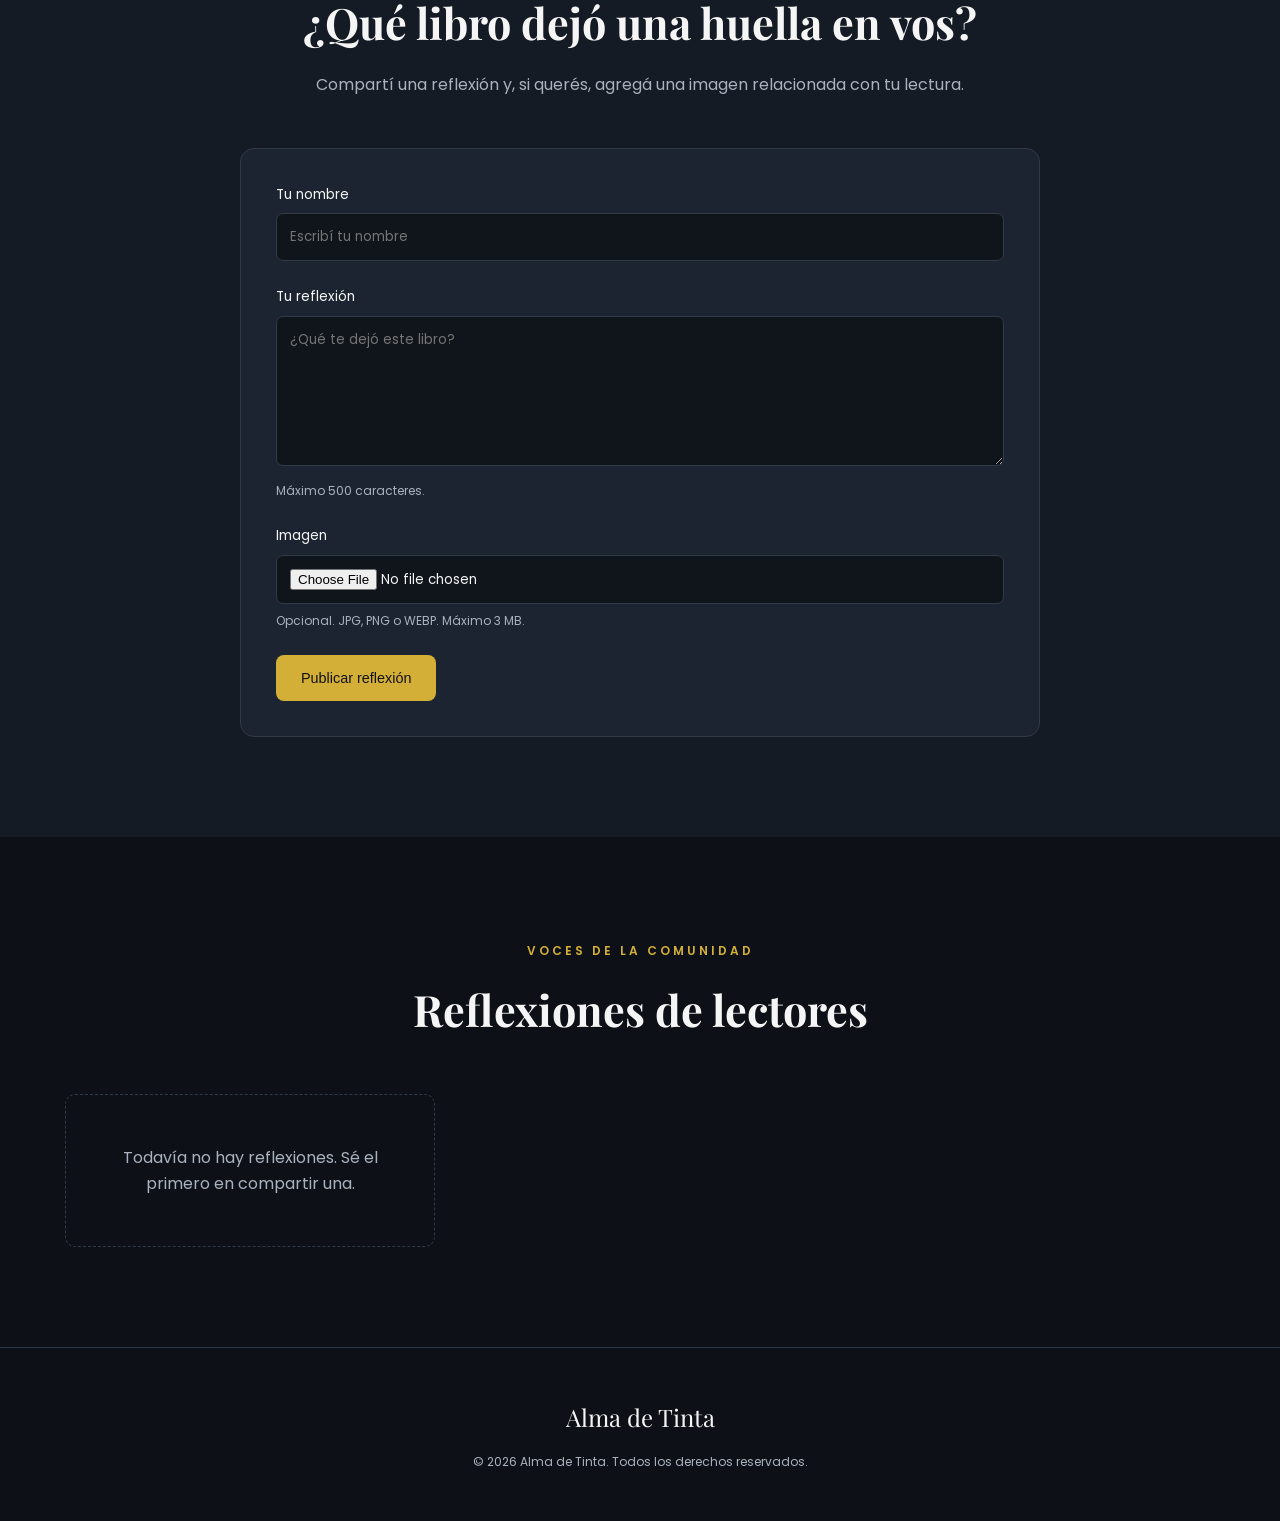
<file: novelas.html>
<!DOCTYPE html>
<html lang="es">
<head>
    <meta charset="UTF-8">
    <meta name="viewport" content="width=device-width, initial-scale=1.0">
    <title>Alma de Tinta | Novelas</title>

    <!-- Fuentes de Google Fonts -->
    <link rel="preconnect" href="https://fonts.googleapis.com">
    <link rel="preconnect" href="https://fonts.gstatic.com" crossorigin>
    <link href="https://fonts.googleapis.com/css2?family=Playfair+Display:wght@700&family=Poppins:wght@400;500;600&display=swap" rel="stylesheet">

    <link rel="stylesheet" href="css/style.css">
</head>
<body>

    <header class="header">
        <div class="container navbar">
            <a href="index.html" class="logo">Alma de <span>Tinta</span></a>
            <nav>
                <a href="index.html">Inicio</a>
                <a href="desarrollo.html">Desarrollo Personal</a>
                <a href="novelas.html" class="active">Novelas</a>
            </nav>
        </div>
    </header>

    <main>
        <section class="hero">
            <div class="hero-content">
                <span class="eyebrow">HISTORIAS Y AVENTURAS</span>
                <h1>Grandes <span>Novelas</span></h1>
                <p>Descubrí obras clásicas y contemporáneas de fantasía, ciencia ficción, misterio y drama.</p>
            </div>
        </section>

        <!-- SECCIÓN DE NOVELAS -->
        <section class="section">
            <div class="container">
                <div class="book-grid">

                    <article class="book-card">
                        <div class="book-cover">
                            <img src="img/portadas/hobbit.jpg" alt="El Hobbit" onerror="this.src='https://placehold.co/400x600/1B2430/D4AF37?text=Portada';">
                        </div>
                        <div class="book-info">
                            <h3>El Hobbit</h3>
                            <p class="author">J. R. R. Tolkien</p>
                            <p class="description">Un viaje inesperado llevará a Bilbo Bolsón mucho más lejos de la tranquila vida que conocía.</p>
                        </div>
                    </article>

                    <article class="book-card">
                        <div class="book-cover">
                            <img src="img/portadas/1984.jpg" alt="1984" onerror="this.src='https://placehold.co/400x600/1B2430/D4AF37?text=Portada';">
                        </div>
                        <div class="book-info">
                            <h3>1984</h3>
                            <p class="author">George Orwell</p>
                            <p class="description">Una sociedad dominada por la vigilancia y el control plantea preguntas sobre libertad y poder.</p>
                        </div>
                    </article>

                    <article class="book-card">
                        <div class="book-cover">
                            <img src="img/portadas/dune.jpg" alt="Dune" onerror="this.src='https://placehold.co/400x600/1B2430/D4AF37?text=Portada';">
                        </div>
                        <div class="book-info">
                            <h3>Dune</h3>
                            <p class="author">Frank Herbert</p>
                            <p class="description">Intrigas políticas, supervivencia y destino se encuentran en un planeta desértico.</p>
                        </div>
                    </article>

                    <article class="book-card">
                        <div class="book-cover">
                            <img src="img/portadas/fundacion.jpg" alt="Fundación" onerror="this.src='https://placehold.co/400x600/1B2430/D4AF37?text=Portada';">
                        </div>
                        <div class="book-info">
                            <h3>Fundación</h3>
                            <p class="author">Isaac Asimov</p>
                            <p class="description">Un matemático intenta anticipar el futuro de una civilización que se aproxima a una enorme crisis.</p>
                        </div>
                    </article>

                    <article class="book-card">
                        <div class="book-cover">
                            <img src="img/portadas/fahrenheit-451.jpg" alt="Fahrenheit 451" onerror="this.src='https://placehold.co/400x600/1B2430/D4AF37?text=Portada';">
                        </div>
                        <div class="book-info">
                            <h3>Fahrenheit 451</h3>
                            <p class="author">Ray Bradbury</p>
                            <p class="description">En un mundo donde los libros están prohibidos, un hombre comienza a cuestionar aquello que siempre creyó.</p>
                        </div>
                    </article>

                    <article class="book-card">
                        <div class="book-cover">
                            <img src="img/portadas/sombra-viento.jpg" alt="La sombra del viento" onerror="this.src='https://placehold.co/400x600/1B2430/D4AF37?text=Portada';">
                        </div>
                        <div class="book-info">
                            <h3>La sombra del viento</h3>
                            <p class="author">Carlos Ruiz Zafón</p>
                            <p class="description">Un joven descubre un misterioso libro que lo conduce hacia los secretos de su propio autor.</p>
                        </div>
                    </article>

                    <article class="book-card">
                        <div class="book-cover">
                            <img src="img/portadas/nombre-viento.jpg" alt="El nombre del viento" onerror="this.src='https://placehold.co/400x600/1B2430/D4AF37?text=Portada';">
                        </div>
                        <div class="book-info">
                            <h3>El nombre del viento</h3>
                            <p class="author">Patrick Rothfuss</p>
                            <p class="description">Un hombre misterioso comienza a contar la historia de una vida marcada por la música, la magia y la tragedia.</p>
                        </div>
                    </article>

                    <article class="book-card">
                        <div class="book-cover">
                            <img src="img/portadas/cronica-muerte.jpg" alt="Crónica de una muerte anunciada" onerror="this.src='https://placehold.co/400x600/1B2430/D4AF37?text=Portada';">
                        </div>
                        <div class="book-info">
                            <h3>Crónica de una muerte anunciada</h3>
                            <p class="author">Gabriel García Márquez</p>
                            <p class="description">Una comunidad entera conoce el destino de un hombre, pero nadie consigue impedirlo.</p>
                        </div>
                    </article>

                    <article class="book-card">
                        <div class="book-cover">
                            <img src="img/portadas/perfume.jpg" alt="El perfume" onerror="this.src='https://placehold.co/400x600/1B2430/D4AF37?text=Portada';">
                        </div>
                        <div class="book-info">
                            <h3>El perfume</h3>
                            <p class="author">Patrick Süskind</p>
                            <p class="description">Un hombre con un extraordinario sentido del olfato emprende una obsesiva búsqueda.</p>
                        </div>
                    </article>

                    <article class="book-card">
                        <div class="book-cover">
                            <img src="img/portadas/dracula.jpg" alt="Drácula" onerror="this.src='https://placehold.co/400x600/1B2430/D4AF37?text=Portada';">
                        </div>
                        <div class="book-info">
                            <h3>Drácula</h3>
                            <p class="author">Bram Stoker</p>
                            <p class="description">Un viaje hacia Transilvania desencadena uno de los relatos de terror más conocidos de la literatura.</p>
                        </div>
                    </article>

                    <article class="book-card">
                        <div class="book-cover">
                            <img src="img/portadas/frankenstein.jpg" alt="Frankenstein" onerror="this.src='https://placehold.co/400x600/1B2430/D4AF37?text=Portada';">
                        </div>
                        <div class="book-info">
                            <h3>Frankenstein</h3>
                            <p class="author">Mary Shelley</p>
                            <p class="description">Una criatura creada por un científico plantea preguntas sobre responsabilidad, soledad y humanidad.</p>
                        </div>
                    </article>

                    <article class="book-card">
                        <div class="book-cover">
                            <img src="img/portadas/dorian-gray.jpg" alt="El retrato de Dorian Gray" onerror="this.src='https://placehold.co/400x600/1B2430/D4AF37?text=Portada';">
                        </div>
                        <div class="book-info">
                            <h3>El retrato de Dorian Gray</h3>
                            <p class="author">Oscar Wilde</p>
                            <p class="description">Un retrato aparentemente común se convierte en el reflejo de una vida marcada por el deseo y sus consecuencias.</p>
                        </div>
                    </article>

                    <article class="book-card">
                        <div class="book-cover">
                            <img src="img/portadas/sherlock-holmes.jpg" alt="Las aventuras de Sherlock Holmes" onerror="this.src='https://placehold.co/400x600/1B2430/D4AF37?text=Portada';">
                        </div>
                        <div class="book-info">
                            <h3>Las aventuras de Sherlock Holmes</h3>
                            <p class="author">Arthur Conan Doyle</p>
                            <p class="description">Misterios aparentemente imposibles encuentran respuesta gracias a la observación y deducción.</p>
                        </div>
                    </article>

                    <article class="book-card">
                        <div class="book-cover">
                            <img src="img/portadas/viaje-centro.jpg" alt="Viaje al centro de la Tierra" onerror="this.src='https://placehold.co/400x600/1B2430/D4AF37?text=Portada';">
                        </div>
                        <div class="book-info">
                            <h3>Viaje al centro de la Tierra</h3>
                            <p class="author">Julio Verne</p>
                            <p class="description">Una expedición científica se transforma en una aventura extraordinaria bajo la superficie terrestre.</p>
                        </div>
                    </article>

                    <article class="book-card">
                        <div class="book-cover">
                            <img src="img/portadas/isla-tesoro.jpg" alt="La isla del tesoro" onerror="this.src='https://placehold.co/400x600/1B2430/D4AF37?text=Portada';">
                        </div>
                        <div class="book-info">
                            <h3>La isla del tesoro</h3>
                            <p class="author">Robert Louis Stevenson</p>
                            <p class="description">Piratas, mapas y tesoros convierten un simple viaje marítimo en una aventura inolvidable.</p>
                        </div>
                    </article>

                    <article class="book-card">
                        <div class="book-cover">
                            <img src="img/portadas/miserables.jpg" alt="Los miserables" onerror="this.src='https://placehold.co/400x600/1B2430/D4AF37?text=Portada';">
                        </div>
                        <div class="book-info">
                            <h3>Los miserables</h3>
                            <p class="author">Victor Hugo</p>
                            <p class="description">Una historia de injusticia, redención, amor y supervivencia en la Francia del siglo XIX.</p>
                        </div>
                    </article>

                    <article class="book-card">
                        <div class="book-cover">
                            <img src="img/portadas/montecristo.jpg" alt="El conde de Montecristo" onerror="this.src='https://placehold.co/400x600/1B2430/D4AF37?text=Portada';">
                        </div>
                        <div class="book-info">
                            <h3>El conde de Montecristo</h3>
                            <p class="author">Alexandre Dumas</p>
                            <p class="description">Una traición cambia para siempre la vida de Edmond Dantès y despierta un deseo de justicia.</p>
                        </div>
                    </article>

                    <article class="book-card">
                        <div class="book-cover">
                            <img src="img/portadas/ruisenor.jpg" alt="Matar a un ruiseñor" onerror="this.src='https://placehold.co/400x600/1B2430/D4AF37?text=Portada';">
                        </div>
                        <div class="book-info">
                            <h3>Matar a un ruiseñor</h3>
                            <p class="author">Harper Lee</p>
                            <p class="description">Una historia de infancia, justicia y prejuicios observada desde la mirada de una niña.</p>
                        </div>
                    </article>

                </div>
            </div>
        </section>

        <!-- FORMULARIO DE COMENTARIOS -->
        <section class="comments-section">
            <div class="container narrow">
                <div class="section-heading">
                    <span class="eyebrow">COMUNIDAD</span>
                    <h2>¿Qué libro dejó una huella en vos?</h2>
                    <p>Compartí una reflexión y, si querés, agregá una imagen relacionada con tu lectura.</p>
                </div>
                <form class="comment-form" id="commentForm">
                    <div class="form-group">
                        <label for="nombre">Tu nombre</label>
                        <input type="text" id="nombre" name="nombre" maxlength="50" required placeholder="Escribí tu nombre">
                    </div>
                    <div class="form-group">
                        <label for="comentario">Tu reflexión</label>
                        <textarea id="comentario" name="comentario" maxlength="500" required placeholder="¿Qué te dejó este libro?"></textarea>
                        <small>Máximo 500 caracteres.</small>
                    </div>
                    <div class="form-group">
                        <label for="imagen">Imagen</label>
                        <input type="file" id="imagen" name="imagen" accept="image/jpeg,image/png,image/webp">
                        <small>Opcional. JPG, PNG o WEBP. Máximo 3 MB.</small>
                    </div>
                    <button type="submit" class="btn btn-primary">Publicar reflexión</button>
                </form>
            </div>
        </section>

        <!-- CONTENEDOR DE REFLEXIONES PUBLICADAS -->
        <section class="published-comments">
            <div class="container">
                <div class="section-heading">
                    <span class="eyebrow">VOCES DE LA COMUNIDAD</span>
                    <h2>Reflexiones de lectores</h2>
                </div>
                <div class="comments-grid" id="commentsGrid">
                    <div class="empty-comments" id="emptyComments">
                        Todavía no hay reflexiones. Sé el primero en compartir una.
                    </div>
                </div>
            </div>
        </section>
    </main>

    <footer class="footer">
        <div class="container">
            <p class="footer-logo">Alma de Tinta</p>
            <p class="copyright">&copy; 2026 Alma de Tinta. Todos los derechos reservados.</p>
        </div>
    </footer>

    <!-- VINCULACIÓN CON EL SCRIPT DE COMENTARIOS -->
    <script src="js/comentarios.js"></script>
</body>
</html>
</file>
<file: css/style.css>
* {
    margin: 0;
    padding: 0;
    box-sizing: border-box;
}

:root {
    --background: #0D1117;
    --background-secondary: #151B24;
    --card: #1B2430;
    --gold: #D4AF37;
    --gold-light: #E7C967;
    --text: #F5F5F5;
    --text-secondary: #AAB2BF;
    --border: #303A46;
}

html {
    scroll-behavior: smooth;
}

body {
    background: radial-gradient(circle at top right, rgba(212,175,55,0.08), transparent 30%), var(--background);
    color: var(--text);
    font-family: "Poppins", sans-serif;
    line-height: 1.6;
}

a {
    text-decoration: none;
    color: inherit;
}

img {
    max-width: 100%;
    display: block;
}

.container {
    width: min(1150px, 90%);
    margin: auto;
}

.narrow {
    width: min(800px, 90%);
}

/* =========================
   HEADER
========================= */
.header {
    position: sticky;
    top: 0;
    z-index: 1000;
    background: rgba(13,17,23,0.92);
    backdrop-filter: blur(12px);
    border-bottom: 1px solid var(--border);
}

.navbar {
    min-height: 75px;
    display: flex;
    align-items: center;
    justify-content: space-between;
}

.logo {
    font-family: "Playfair Display", serif;
    font-size: 1.7rem;
    font-weight: 700;
}

.logo span {
    color: var(--gold);
}

nav {
    display: flex;
    gap: 30px;
}

nav a {
    color: var(--text-secondary);
    font-size: 0.9rem;
    transition: 0.3s;
}

nav a:hover,
nav a.active {
    color: var(--gold);
}

/* =========================
   HERO
========================= */
.hero {
    min-height: 600px;
    display: flex;
    align-items: center;
    background: linear-gradient(90deg, rgba(13,17,23,1) 0%, rgba(13,17,23,0.92) 45%, rgba(13,17,23,0.5) 100%),
                radial-gradient(circle at 80% 40%, rgba(212,175,55,0.12), transparent 30%);
}

.hero-content {
    width: min(850px, 90%);
    margin: auto;
    text-align: center;
}

.eyebrow {
    display: inline-block;
    margin-bottom: 15px;
    color: var(--gold);
    font-size: 0.75rem;
    font-weight: 600;
    letter-spacing: 3px;
}

.hero h1 {
    font-family: "Playfair Display", serif;
    font-size: clamp(3rem, 7vw, 5.5rem);
    line-height: 1.05;
    margin-bottom: 25px;
}

.hero h1 span {
    color: var(--gold);
}

.hero p {
    color: var(--text-secondary);
    max-width: 650px;
    margin: auto;
    font-size: 1.1rem;
}

.hero-buttons {
    display: flex;
    justify-content: center;
    flex-wrap: wrap;
    gap: 15px;
    margin-top: 35px;
}

/* =========================
   BUTTONS
========================= */
.btn {
    display: inline-flex;
    align-items: center;
    justify-content: center;
    padding: 14px 24px;
    border-radius: 8px;
    font-size: 0.9rem;
    font-weight: 500;
    border: 1px solid transparent;
    cursor: pointer;
    transition: 0.3s;
}

.btn-primary {
    background: var(--gold);
    color: #111;
}

.btn-primary:hover {
    background: var(--gold-light);
    transform: translateY(-3px);
}

.btn-secondary {
    border-color: var(--gold);
    color: var(--gold);
}

.btn-secondary:hover {
    background: var(--gold);
    color: #111;
    transform: translateY(-3px);
}

/* =========================
   SECTIONS
========================= */
.section {
    padding: 90px 0;
}

.section-heading {
    text-align: center;
    max-width: 700px;
    margin: 0 auto 50px;
}

.section-heading h2 {
    font-family: "Playfair Display", serif;
    font-size: 2.7rem;
    margin-bottom: 15px;
}

.section-heading p {
    color: var(--text-secondary);
}

/* =========================
   BOOK GRID
========================= */
.book-grid {
    display: grid;
    grid-template-columns: repeat(5, 1fr);
    gap: 22px;
}

.book-card {
    background: linear-gradient(145deg, rgba(255,255,255,0.05), rgba(255,255,255,0.015));
    border: 1px solid var(--border);
    border-radius: 12px;
    overflow: hidden;
    transition: transform 0.3s, border-color 0.3s, box-shadow 0.3s;
}

.book-card:hover {
    transform: translateY(-8px);
    border-color: rgba(212,175,55,0.6);
    box-shadow: 0 20px 40px rgba(0,0,0,0.35);
}

.book-cover {
    aspect-ratio: 2 / 3;
    overflow: hidden;
    background: #10151c;
}

.book-cover img {
    width: 100%;
    height: 100%;
    object-fit: cover;
    transition: 0.4s;
}

.book-card:hover .book-cover img {
    transform: scale(1.04);
}

.book-info {
    padding: 20px;
}

.book-info h3 {
    font-family: "Playfair Display", serif;
    font-size: 1.1rem;
    line-height: 1.3;
    margin-bottom: 7px;
}

.author {
    color: var(--gold);
    font-size: 0.8rem;
    margin-bottom: 12px;
}

.description {
    color: var(--text-secondary);
    font-size: 0.78rem;
}

/* =========================
   DISCOVER
========================= */
.discover-section {
    padding: 30px 0 100px;
}

.discover-grid {
    display: grid;
    grid-template-columns: repeat(2, 1fr);
    gap: 25px;
}

.discover-card {
    padding: 45px;
    border: 1px solid var(--border);
    border-radius: 16px;
    background: linear-gradient(135deg, #151B24, #1B2430);
    transition: 0.3s;
}

.discover-card:hover {
    border-color: var(--gold);
    transform: translateY(-5px);
}

.discover-number {
    color: var(--gold);
    font-size: 0.8rem;
    letter-spacing: 2px;
}

.discover-card h2 {
    font-family: "Playfair Display", serif;
    font-size: 2rem;
    margin: 20px 0;
}

.discover-card p {
    color: var(--text-secondary);
    margin-bottom: 25px;
}

.discover-link {
    color: var(--gold);
    font-weight: 500;
}

/* =========================
   CATALOG HERO
========================= */
.catalog-hero {
    padding: 110px 0 80px;
    background: radial-gradient(circle at 70% 50%, rgba(212,175,55,0.1), transparent 35%);
}

.catalog-hero h1 {
    font-family: "Playfair Display", serif;
    font-size: clamp(3rem, 6vw, 5rem);
    max-width: 750px;
    line-height: 1.1;
}

.catalog-hero p {
    max-width: 650px;
    color: var(--text-secondary);
    margin-top: 20px;
}

.catalog-header {
    display: flex;
    justify-content: space-between;
    align-items: flex-end;
    margin-bottom: 40px;
}

.catalog-header h2 {
    font-family: "Playfair Display", serif;
    font-size: 2.5rem;
}

.page-counter {
    color: var(--text-secondary);
    font-size: 0.85rem;
}

/* =========================
   PAGINATION
========================= */
.pagination {
    display: flex;
    justify-content: center;
    align-items: center;
    gap: 20px;
    margin-top: 60px;
}

.pagination-numbers {
    display: flex;
    gap: 8px;
}

.pagination-numbers a {
    width: 42px;
    height: 42px;
    display: flex;
    justify-content: center;
    align-items: center;
    border: 1px solid var(--border);
    border-radius: 7px;
    color: var(--text-secondary);
}

.pagination-numbers a:hover,
.pagination-numbers a.current {
    background: var(--gold);
    color: #111;
    border-color: var(--gold);
}

.pagination-arrow {
    color: var(--gold);
    font-size: 0.85rem;
}

/* =========================
   COMMENTS
========================= */
.comments-section {
    padding: 100px 0;
    background: var(--background-secondary);
}

.comment-form {
    background: var(--card);
    border: 1px solid var(--border);
    padding: 35px;
    border-radius: 14px;
}

.form-group {
    margin-bottom: 25px;
}

.form-group label {
    display: block;
    margin-bottom: 8px;
    font-size: 0.85rem;
}

.form-group input,
.form-group textarea {
    width: 100%;
    background: #10151c;
    color: var(--text);
    border: 1px solid var(--border);
    border-radius: 7px;
    padding: 13px;
    font-family: "Poppins", sans-serif;
    outline: none;
}

.form-group input:focus,
.form-group textarea:focus {
    border-color: var(--gold);
}

.form-group textarea {
    min-height: 150px;
    resize: vertical;
}

.form-group small {
    display: block;
    margin-top: 7px;
    color: var(--text-secondary);
    font-size: 0.75rem;
}

/* =========================
   PUBLISHED COMMENTS
========================= */
.published-comments {
    padding: 100px 0;
}

.comments-grid {
    display: grid;
    grid-template-columns: repeat(3, 1fr);
    gap: 20px;
}

.comment-card {
    background: var(--card);
    border: 1px solid var(--border);
    border-radius: 12px;
    padding: 25px;
}

.comment-card h3 {
    font-family: "Playfair Display", serif;
    margin-bottom: 12px;
}

.comment-card p {
    color: var(--text-secondary);
    font-size: 0.9rem;
}

.comment-card small {
    display: block;
    color: #687383;
    margin-top: 15px;
}

.comment-image {
    width: 100%;
    max-height: 300px;
    object-fit: cover;
    border-radius: 8px;
    margin-top: 20px;
}

.empty-comments {
    text-align: center;
    padding: 50px;
    border: 1px dashed var(--border);
    border-radius: 10px;
    color: var(--text-secondary);
}

/* =========================
   FOOTER
========================= */
.footer {
    border-top: 1px solid var(--border);
    padding: 50px 0;
    text-align: center;
    color: var(--text-secondary);
}

.footer-logo {
    font-family: "Playfair Display", serif;
    font-size: 1.5rem;
    color: var(--text);
}

.copyright {
    margin-top: 15px;
    font-size: 0.75rem;
}

/* =========================
   RESPONSIVE
========================= */
@media (max-width: 1000px) {
    .book-grid {
        grid-template-columns: repeat(3, 1fr);
    }
}

@media (max-width: 700px) {
    .navbar {
        flex-direction: column;
        padding: 15px 0;
        gap: 15px;
    }
    nav {
        gap: 15px;
        flex-wrap: wrap;
        justify-content: center;
    }
    .hero {
        min-height: 550px;
    }
    .book-grid {
        grid-template-columns: repeat(2, 1fr);
    }
    .discover-grid {
        grid-template-columns: 1fr;
    }
    .comments-grid {
        grid-template-columns: 1fr;
    }
    .catalog-header {
        flex-direction: column;
        align-items: flex-start;
        gap: 10px;
    }
}

@media (max-width: 450px) {
    .book-grid {
        grid-template-columns: 1fr;
    }
    .hero h1 {
        font-size: 2.8rem;
    }
    .discover-card {
        padding: 30px;
    }
    .pagination {
        flex-wrap: wrap;
    }
}
</file>
